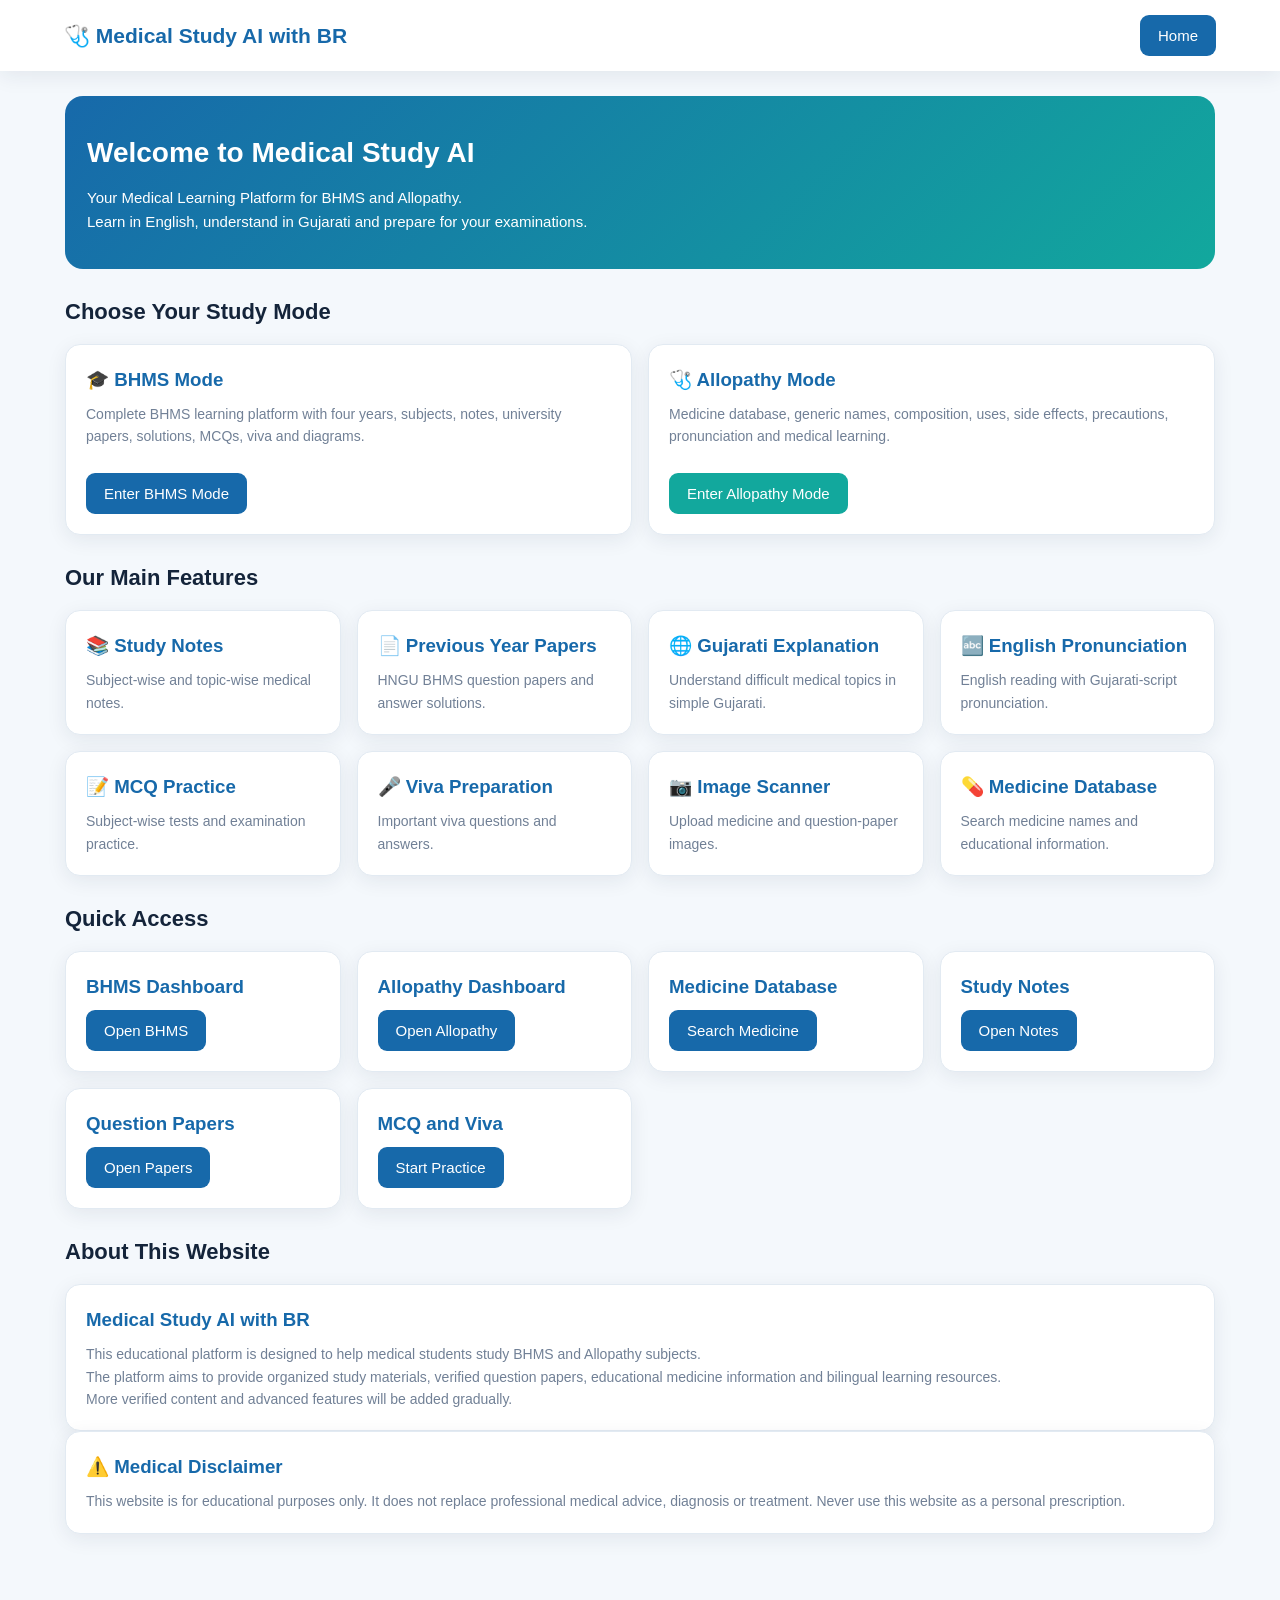
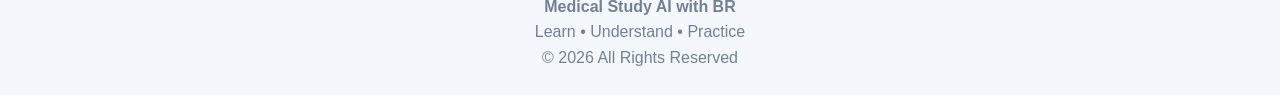
<file: index.html>
<!DOCTYPE html>
<html lang="en">
<head>
  <meta charset="UTF-8">
  <meta name="viewport" content="width=device-width, initial-scale=1.0">

  <meta name="description" content="Medical Study AI with BR - BHMS and Allopathy learning platform">

  <meta name="theme-color" content="#1769aa">

  <title>Medical Study AI with BR</title>

  <link rel="stylesheet" href="style.css">
</head>

<body>

<header>
  <div class="logo">🩺 Medical Study AI with BR</div>
  <button onclick="goHome()">Home</button>
</header>

<main class="container">

  <section class="hero">
    <h1>Welcome to Medical Study AI</h1>

    <p>
      Your Medical Learning Platform for BHMS and Allopathy.
    </p>

    <p>
      Learn in English, understand in Gujarati
      and prepare for your examinations.
    </p>
  </section>

  <h2 class="section-title">Choose Your Study Mode</h2>

  <div class="grid">

    <div class="card">
      <h3>🎓 BHMS Mode</h3>

      <p>
        Complete BHMS learning platform with four years,
        subjects, notes, university papers, solutions,
        MCQs, viva and diagrams.
      </p>

      <br>

      <button onclick="openMode('BHMS')">
        Enter BHMS Mode
      </button>
    </div>

    <div class="card">
      <h3>🩺 Allopathy Mode</h3>

      <p>
        Medicine database, generic names, composition,
        uses, side effects, precautions, pronunciation
        and medical learning.
      </p>

      <br>

      <button class="btn-secondary" onclick="openMode('Allopathy')">
        Enter Allopathy Mode
      </button>
    </div>

  </div>

  <h2 class="section-title">Our Main Features</h2>

  <div class="grid">

    <div class="card">
      <h3>📚 Study Notes</h3>
      <p>Subject-wise and topic-wise medical notes.</p>
    </div>

    <div class="card">
      <h3>📄 Previous Year Papers</h3>
      <p>HNGU BHMS question papers and answer solutions.</p>
    </div>

    <div class="card">
      <h3>🌐 Gujarati Explanation</h3>
      <p>Understand difficult medical topics in simple Gujarati.</p>
    </div>

    <div class="card">
      <h3>🔤 English Pronunciation</h3>
      <p>English reading with Gujarati-script pronunciation.</p>
    </div>

    <div class="card">
      <h3>📝 MCQ Practice</h3>
      <p>Subject-wise tests and examination practice.</p>
    </div>

    <div class="card">
      <h3>🎤 Viva Preparation</h3>
      <p>Important viva questions and answers.</p>
    </div>

    <div class="card">
      <h3>📷 Image Scanner</h3>
      <p>Upload medicine and question-paper images.</p>
    </div>

    <div class="card">
      <h3>💊 Medicine Database</h3>
      <p>Search medicine names and educational information.</p>
    </div>

  </div>

  <h2 class="section-title">Quick Access</h2>

  <div class="grid">

    <div class="card">
      <h3>BHMS Dashboard</h3>
      <button onclick="goToPage('bhms.html')">
        Open BHMS
      </button>
    </div>

    <div class="card">
      <h3>Allopathy Dashboard</h3>
      <button onclick="goToPage('allopathy.html')">
        Open Allopathy
      </button>
    </div>

    <div class="card">
      <h3>Medicine Database</h3>
      <button onclick="goToPage('medicine.html')">
        Search Medicine
      </button>
    </div>

    <div class="card">
      <h3>Study Notes</h3>
      <button onclick="goToPage('notes.html')">
        Open Notes
      </button>
    </div>

    <div class="card">
      <h3>Question Papers</h3>
      <button onclick="goToPage('papers.html')">
        Open Papers
      </button>
    </div>

    <div class="card">
      <h3>MCQ and Viva</h3>
      <button onclick="goToPage('quiz.html')">
        Start Practice
      </button>
    </div>

  </div>

  <h2 class="section-title">About This Website</h2>

  <div class="card">
    <h3>Medical Study AI with BR</h3>

    <p>
      This educational platform is designed to help medical
      students study BHMS and Allopathy subjects.
    </p>

    <p>
      The platform aims to provide organized study materials,
      verified question papers, educational medicine information
      and bilingual learning resources.
    </p>

    <p>
      More verified content and advanced features will be
      added gradually.
    </p>
  </div>

  <div class="card">
    <h3>⚠️ Medical Disclaimer</h3>

    <p>
      This website is for educational purposes only.
      It does not replace professional medical advice,
      diagnosis or treatment. Never use this website
      as a personal prescription.
    </p>
  </div>

</main>

<footer>
  <b>Medical Study AI with BR</b>
  <p>Learn • Understand • Practice</p>
  <p>© 2026 All Rights Reserved</p>
</footer>

<script src="data.js"></script>
<script src="app.js"></script>

<script>
function openMode(mode) {
  if (mode === "BHMS") {
    window.location.href = "bhms.html";
  } else {
    window.location.href = "allopathy.html";
  }
}
</script>

</body>
</html>
</file>
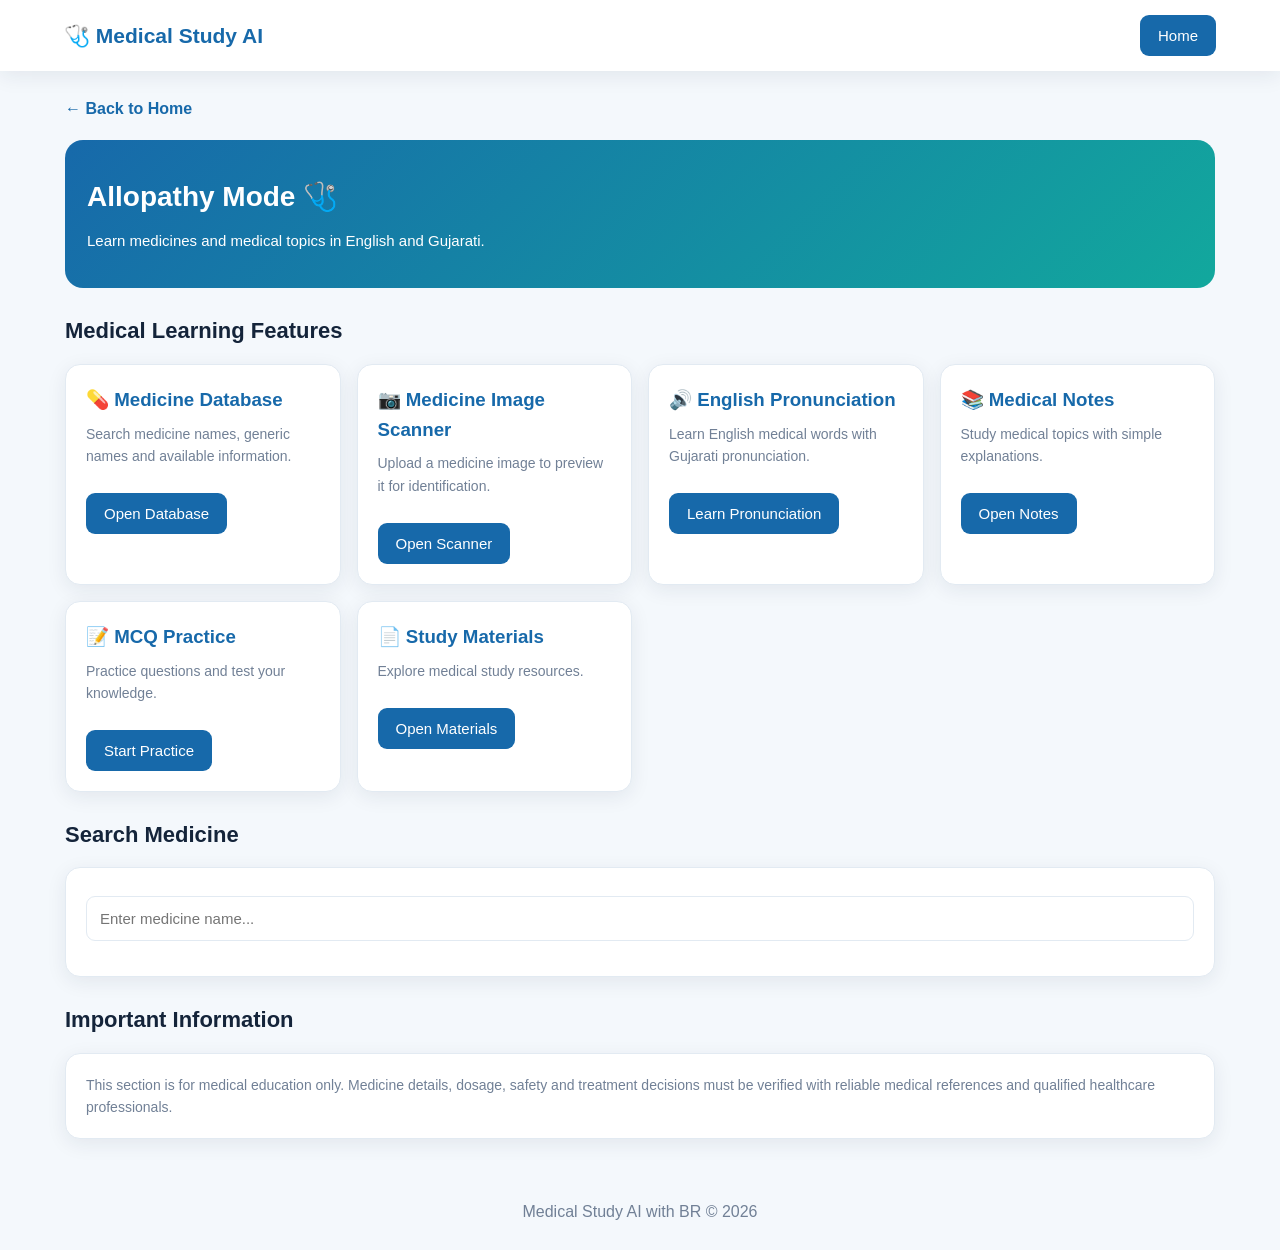
<file: allopathy.html>
<!DOCTYPE html>
<html lang="en">
<head>
  <meta charset="UTF-8">
  <meta name="viewport" content="width=device-width, initial-scale=1.0">
  <meta name="description" content="Allopathy medical learning and medicine information">
  <title>Allopathy Mode | Medical Study AI with BR</title>
  <link rel="stylesheet" href="style.css">
</head>
<body>

<header>
  <div class="logo">🩺 Medical Study AI</div>
  <button onclick="goHome()">Home</button>
</header>

<main class="container">

  <a href="index.html" class="back-link">← Back to Home</a>

  <section class="hero">
    <h1>Allopathy Mode 🩺</h1>
    <p>Learn medicines and medical topics in English and Gujarati.</p>
  </section>

  <h2 class="section-title">Medical Learning Features</h2>

  <div class="grid">
    <div class="card">
      <h3>💊 Medicine Database</h3>
      <p>Search medicine names, generic names and available information.</p>
      <br>
      <button onclick="goToPage('medicine.html')">Open Database</button>
    </div>

    <div class="card">
      <h3>📷 Medicine Image Scanner</h3>
      <p>Upload a medicine image to preview it for identification.</p>
      <br>
      <button onclick="goToPage('medicine.html')">Open Scanner</button>
    </div>

    <div class="card">
      <h3>🔊 English Pronunciation</h3>
      <p>Learn English medical words with Gujarati pronunciation.</p>
      <br>
      <button onclick="goToPage('medicine.html')">Learn Pronunciation</button>
    </div>

    <div class="card">
      <h3>📚 Medical Notes</h3>
      <p>Study medical topics with simple explanations.</p>
      <br>
      <button onclick="goToPage('notes.html')">Open Notes</button>
    </div>

    <div class="card">
      <h3>📝 MCQ Practice</h3>
      <p>Practice questions and test your knowledge.</p>
      <br>
      <button onclick="goToPage('quiz.html')">Start Practice</button>
    </div>

    <div class="card">
      <h3>📄 Study Materials</h3>
      <p>Explore medical study resources.</p>
      <br>
      <button onclick="goToPage('notes.html')">Open Materials</button>
    </div>
  </div>

  <h2 class="section-title">Search Medicine</h2>

  <div class="card">
    <input
      type="search"
      id="medicineSearch"
      placeholder="Enter medicine name..."
      oninput="searchMedicines('medicineSearch','medicineResults')"
    >
    <div id="medicineResults"></div>
    <div id="medicineDetails"></div>
  </div>

  <h2 class="section-title">Important Information</h2>

  <div class="card">
    <p>
      This section is for medical education only. Medicine details,
      dosage, safety and treatment decisions must be verified with
      reliable medical references and qualified healthcare professionals.
    </p>
  </div>

</main>

<footer>
  Medical Study AI with BR © 2026
</footer>

<script src="data.js"></script>
<script src="app.js"></script>

</body>
</html>
</file>
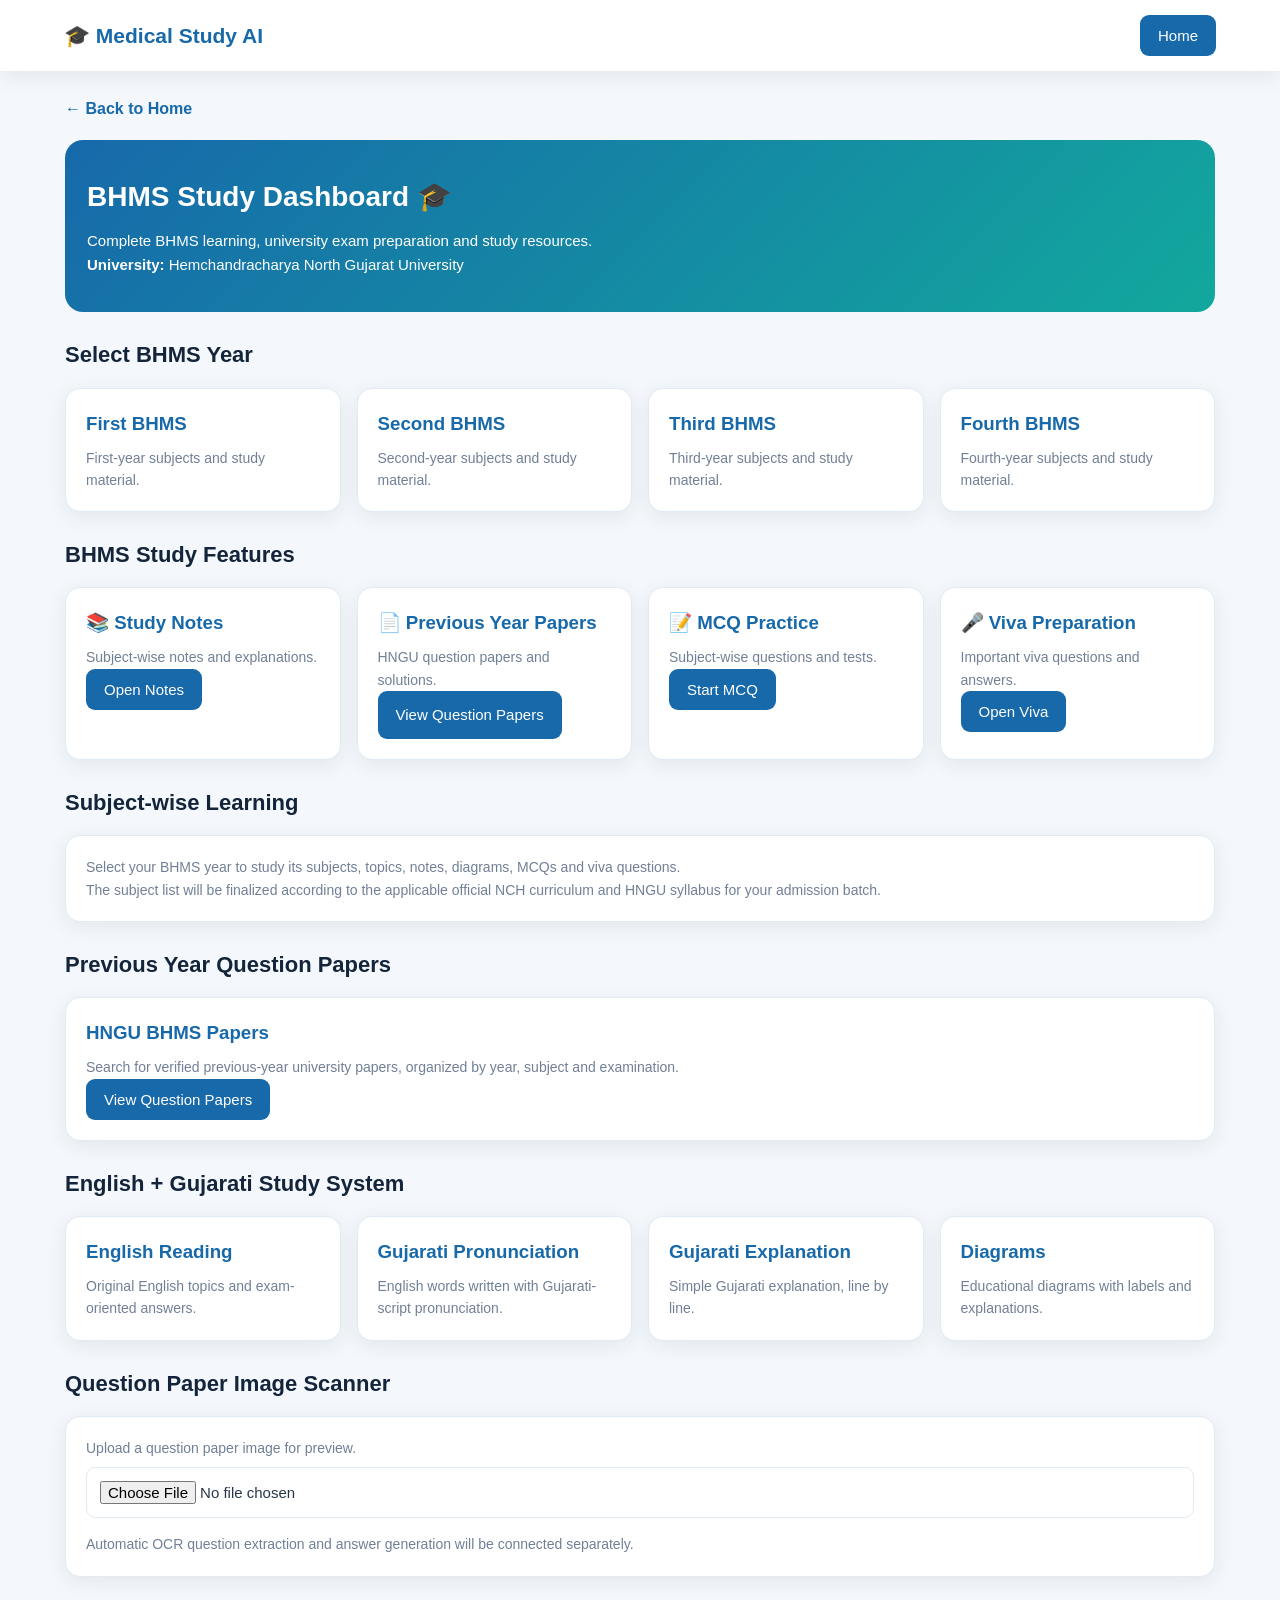
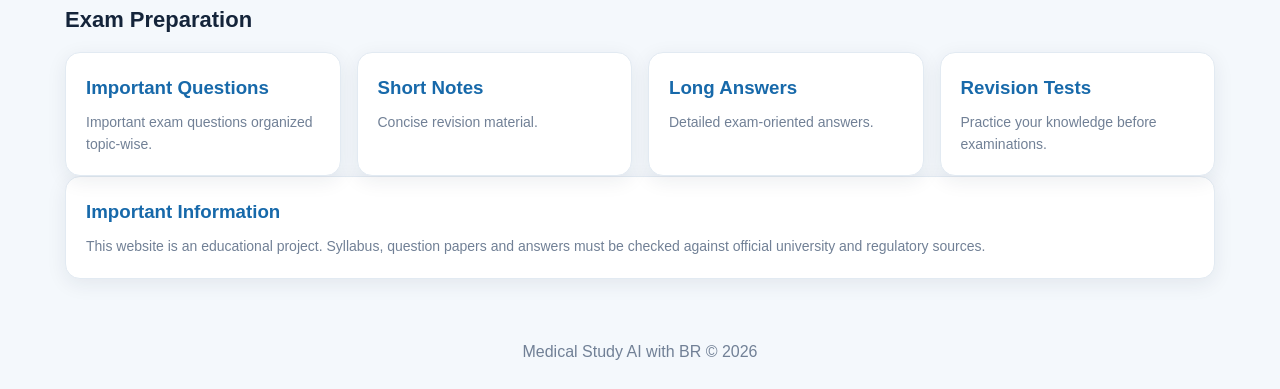
<file: bhms.html>
<!DOCTYPE html>
<html lang="en">
<head>
  <meta charset="UTF-8">
  <meta name="viewport" content="width=device-width, initial-scale=1.0">
  <meta name="description" content="BHMS study dashboard with subjects, papers, notes and MCQ practice">
  <title>BHMS Dashboard | Medical Study AI with BR</title>
  <link rel="stylesheet" href="style.css">
</head>

<body>

<header>
  <div class="logo">🎓 Medical Study AI</div>
  <button onclick="goHome()">Home</button>
</header>

<main class="container">

  <a href="index.html" class="back-link">← Back to Home</a>

  <section class="hero">
    <h1>BHMS Study Dashboard 🎓</h1>
    <p>Complete BHMS learning, university exam preparation and study resources.</p>
    <p><b>University:</b> Hemchandracharya North Gujarat University</p>
  </section>

  <h2 class="section-title">Select BHMS Year</h2>

  <div class="grid" id="bhmsYears">

    <div class="card">
      <h3>First BHMS</h3>
      <p>First-year subjects and study material.</p>
    </div>

    <div class="card">
      <h3>Second BHMS</h3>
      <p>Second-year subjects and study material.</p>
    </div>

    <div class="card">
      <h3>Third BHMS</h3>
      <p>Third-year subjects and study material.</p>
    </div>

    <div class="card">
      <h3>Fourth BHMS</h3>
      <p>Fourth-year subjects and study material.</p>
    </div>

  </div>

  <h2 class="section-title">BHMS Study Features</h2>

  <div class="grid" id="bhmsFeatures">

    <div class="card">
      <h3>📚 Study Notes</h3>
      <p>Subject-wise notes and explanations.</p>
      <button onclick="goToPage('notes.html')">Open Notes</button>
    </div>

    <div class="card">
      <h3>📄 Previous Year Papers</h3>
      <p>HNGU question papers and solutions.</p>
      
<a href="papers.html" class="btn">
  View Question Papers
</a>
      
    </div>

    <div class="card">
      <h3>📝 MCQ Practice</h3>
      <p>Subject-wise questions and tests.</p>
      <button onclick="goToPage('quiz.html')">Start MCQ</button>
    </div>

    <div class="card">
      <h3>🎤 Viva Preparation</h3>
      <p>Important viva questions and answers.</p>
      <button onclick="goToPage('quiz.html')">Open Viva</button>
    </div>

  </div>

  <h2 class="section-title">Subject-wise Learning</h2>

  <div class="card">
    <p>
      Select your BHMS year to study its subjects, topics,
      notes, diagrams, MCQs and viva questions.
    </p>

    <p>
      The subject list will be finalized according to the
      applicable official NCH curriculum and HNGU syllabus
      for your admission batch.
    </p>
  </div>

  <h2 class="section-title">Previous Year Question Papers</h2>

  <div class="card">
    <h3>HNGU BHMS Papers</h3>
    <p>
      Search for verified previous-year university papers,
      organized by year, subject and examination.
    </p>
    <button onclick="goToPage('papers.html')">View Question Papers</button>
  </div>

  <h2 class="section-title">English + Gujarati Study System</h2>

  <div class="grid">

    <div class="card">
      <h3>English Reading</h3>
      <p>Original English topics and exam-oriented answers.</p>
    </div>

    <div class="card">
      <h3>Gujarati Pronunciation</h3>
      <p>English words written with Gujarati-script pronunciation.</p>
    </div>

    <div class="card">
      <h3>Gujarati Explanation</h3>
      <p>Simple Gujarati explanation, line by line.</p>
    </div>

    <div class="card">
      <h3>Diagrams</h3>
      <p>Educational diagrams with labels and explanations.</p>
    </div>

  </div>

  <h2 class="section-title">Question Paper Image Scanner</h2>

  <div class="card">
    <p>Upload a question paper image for preview.</p>

    <input
      type="file"
      id="bhmsPaperImage"
      accept="image/*"
      capture="environment"
      onchange="previewImage('bhmsPaperImage','bhmsPaperPreview')"
    >

    <div id="bhmsPaperPreview"></div>

    <p>
      Automatic OCR question extraction and answer generation
      will be connected separately.
    </p>
  </div>

  <h2 class="section-title">Exam Preparation</h2>

  <div class="grid">

    <div class="card">
      <h3>Important Questions</h3>
      <p>Important exam questions organized topic-wise.</p>
    </div>

    <div class="card">
      <h3>Short Notes</h3>
      <p>Concise revision material.</p>
    </div>

    <div class="card">
      <h3>Long Answers</h3>
      <p>Detailed exam-oriented answers.</p>
    </div>

    <div class="card">
      <h3>Revision Tests</h3>
      <p>Practice your knowledge before examinations.</p>
    </div>

  </div>

  <div class="card">
    <h3>Important Information</h3>
    <p>
      This website is an educational project. Syllabus,
      question papers and answers must be checked against
      official university and regulatory sources.
    </p>
  </div>

</main>

<footer>
  Medical Study AI with BR © 2026
</footer>

<script src="data.js"></script>
<script src="app.js"></script>

</body>
</html>
</file>
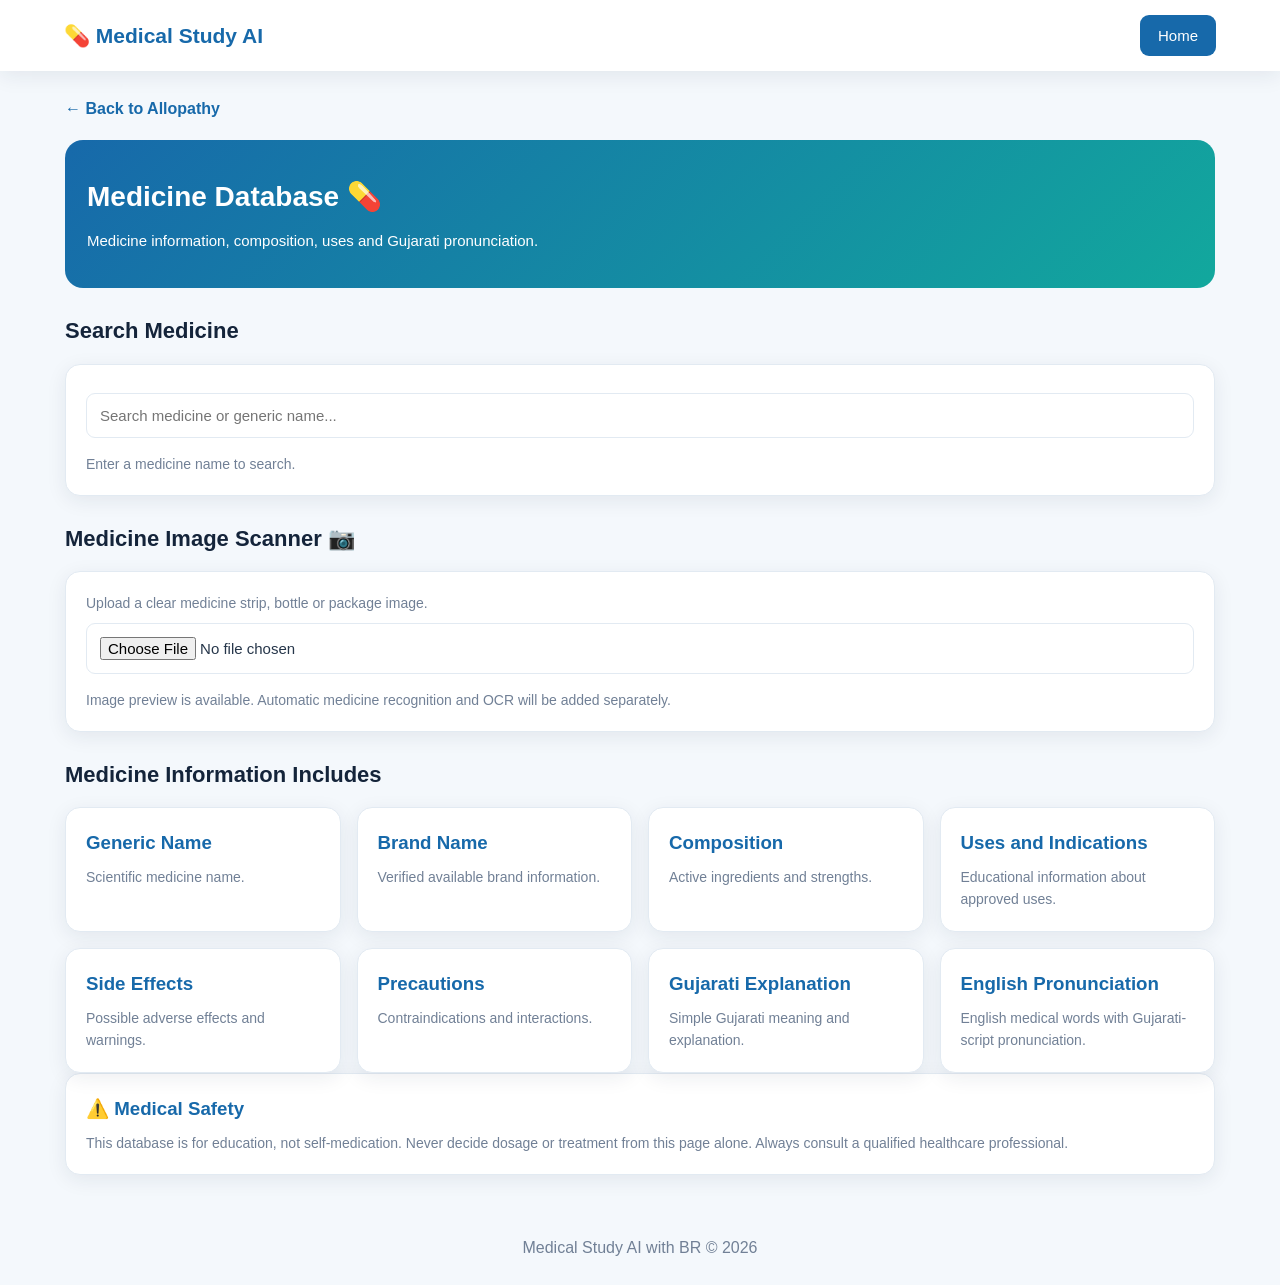
<file: medicine.html>
<!DOCTYPE html>
<html lang="en">
<head>
  <meta charset="UTF-8">
  <meta name="viewport" content="width=device-width, initial-scale=1.0">
  <title>Medicine Database | Medical Study AI with BR</title>
  <link rel="stylesheet" href="style.css">
</head>
<body>

<header>
  <div class="logo">💊 Medical Study AI</div>
  <button onclick="goHome()">Home</button>
</header>

<main class="container">

  <a href="allopathy.html" class="back-link">← Back to Allopathy</a>

  <section class="hero">
    <h1>Medicine Database 💊</h1>
    <p>Medicine information, composition, uses and Gujarati pronunciation.</p>
  </section>

  <h2 class="section-title">Search Medicine</h2>

  <div class="card">
    <input
      type="search"
      id="medicineSearch"
      placeholder="Search medicine or generic name..."
      oninput="searchMedicines('medicineSearch','medicineResults')"
    >

    <div id="medicineResults">
      <p>Enter a medicine name to search.</p>
    </div>

    <div id="medicineDetails"></div>
  </div>

  <h2 class="section-title">Medicine Image Scanner 📷</h2>

  <div class="card">
    <p>Upload a clear medicine strip, bottle or package image.</p>

    <input
      type="file"
      id="medicineImage"
      accept="image/*"
      capture="environment"
      onchange="previewImage('medicineImage','medicinePreview')"
    >

    <div id="medicinePreview"></div>

    <p>
      Image preview is available. Automatic medicine recognition
      and OCR will be added separately.
    </p>
  </div>

  <h2 class="section-title">Medicine Information Includes</h2>

  <div class="grid">

    <div class="card">
      <h3>Generic Name</h3>
      <p>Scientific medicine name.</p>
    </div>

    <div class="card">
      <h3>Brand Name</h3>
      <p>Verified available brand information.</p>
    </div>

    <div class="card">
      <h3>Composition</h3>
      <p>Active ingredients and strengths.</p>
    </div>

    <div class="card">
      <h3>Uses and Indications</h3>
      <p>Educational information about approved uses.</p>
    </div>

    <div class="card">
      <h3>Side Effects</h3>
      <p>Possible adverse effects and warnings.</p>
    </div>

    <div class="card">
      <h3>Precautions</h3>
      <p>Contraindications and interactions.</p>
    </div>

    <div class="card">
      <h3>Gujarati Explanation</h3>
      <p>Simple Gujarati meaning and explanation.</p>
    </div>

    <div class="card">
      <h3>English Pronunciation</h3>
      <p>English medical words with Gujarati-script pronunciation.</p>
    </div>

  </div>

  <div class="card">
    <h3>⚠️ Medical Safety</h3>
    <p>
      This database is for education, not self-medication.
      Never decide dosage or treatment from this page alone.
      Always consult a qualified healthcare professional.
    </p>
  </div>

</main>

<footer>
  Medical Study AI with BR © 2026
</footer>

<script src="data.js"></script>
<script src="app.js"></script>

</body>
</html>
</file>
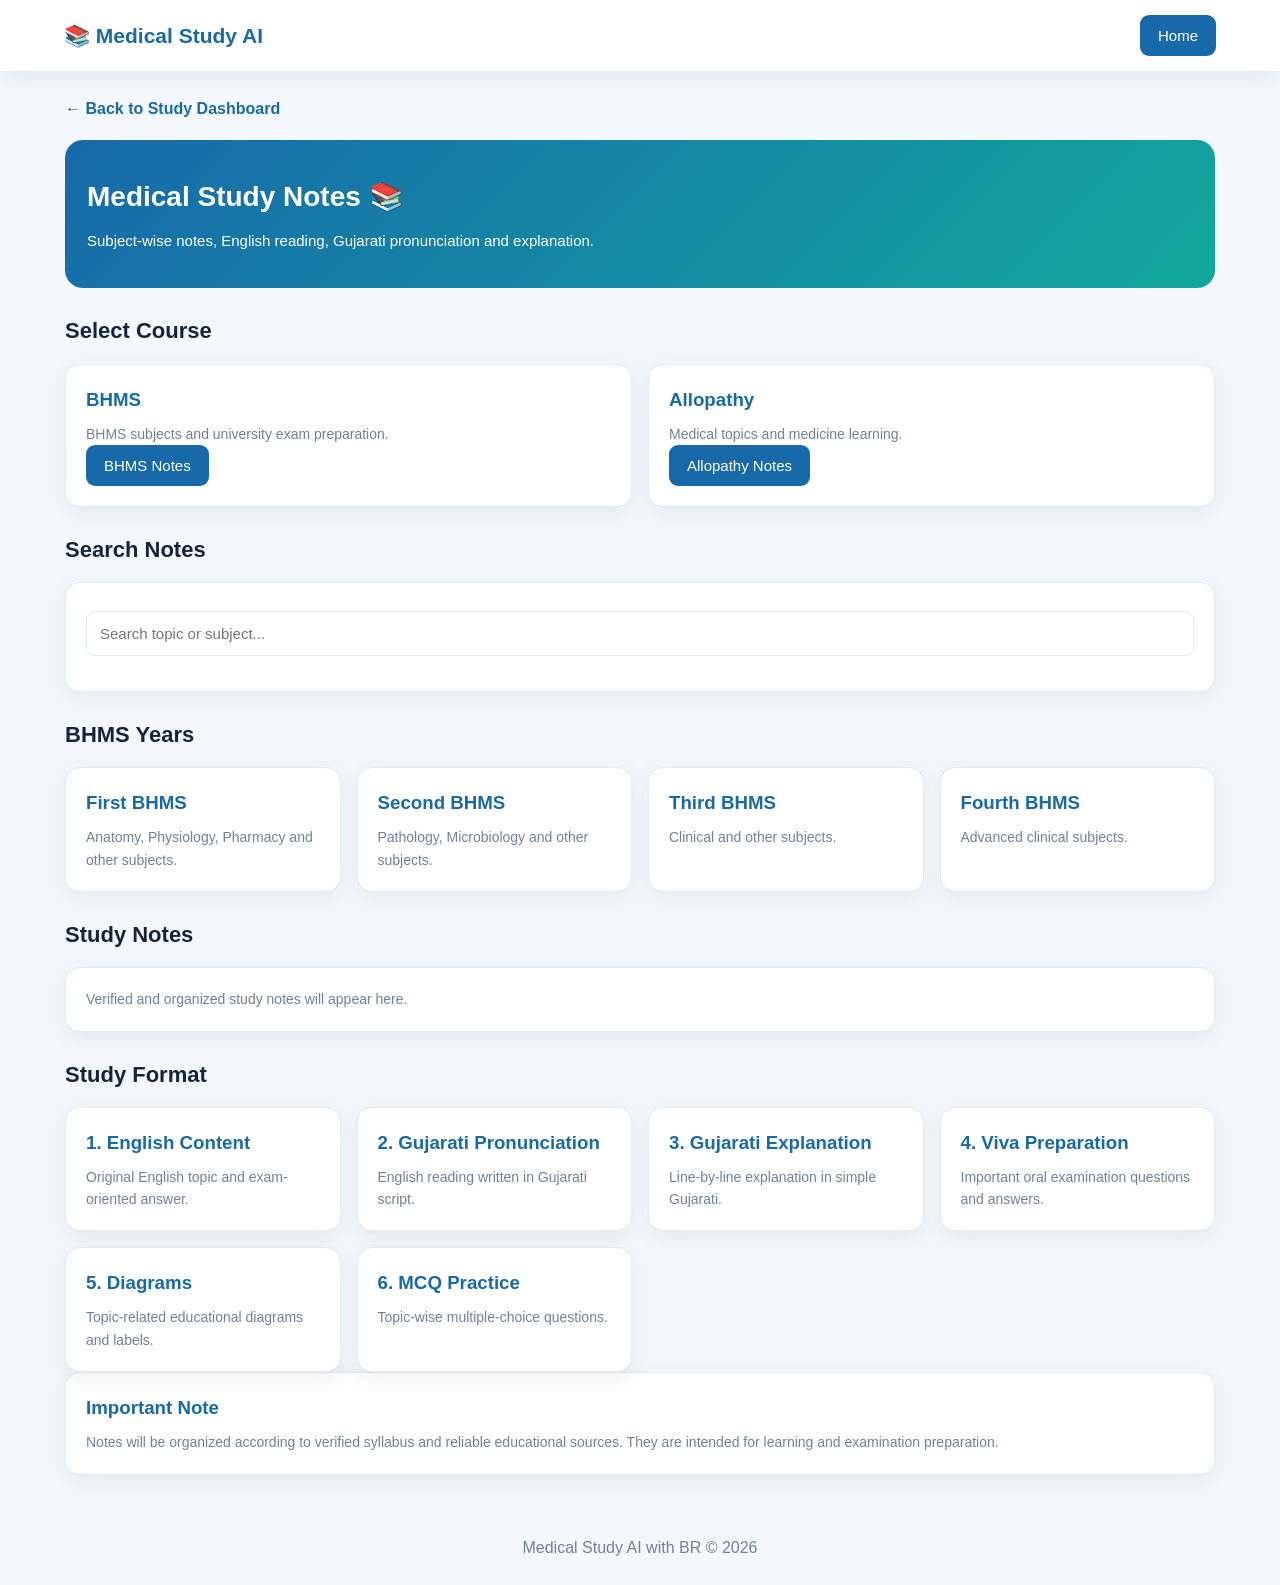
<file: notes.html>
<!DOCTYPE html>
<html lang="en">
<head>
  <meta charset="UTF-8">
  <meta name="viewport" content="width=device-width, initial-scale=1.0">
  <title>Study Notes | Medical Study AI with BR</title>
  <link rel="stylesheet" href="style.css">
</head>
<body>

<header>
  <div class="logo">📚 Medical Study AI</div>
  <button onclick="goHome()">Home</button>
</header>

<main class="container">

  <a href="bhms.html" class="back-link">← Back to Study Dashboard</a>

  <section class="hero">
    <h1>Medical Study Notes 📚</h1>
    <p>Subject-wise notes, English reading, Gujarati pronunciation and explanation.</p>
  </section>

  <h2 class="section-title">Select Course</h2>

  <div class="grid">
    <div class="card">
      <h3>BHMS</h3>
      <p>BHMS subjects and university exam preparation.</p>
      <button onclick="showCourse('BHMS')">BHMS Notes</button>
    </div>

    <div class="card">
      <h3>Allopathy</h3>
      <p>Medical topics and medicine learning.</p>
      <button onclick="showCourse('Allopathy')">Allopathy Notes</button>
    </div>
  </div>

  <h2 class="section-title">Search Notes</h2>

  <div class="card">
    <input
      type="search"
      id="notesSearch"
      placeholder="Search topic or subject..."
      oninput="searchItems('notesSearch','notesList')"
    >
  </div>

  <h2 class="section-title">BHMS Years</h2>

  <div class="grid">
    <div class="card"><h3>First BHMS</h3><p>Anatomy, Physiology, Pharmacy and other subjects.</p></div>
    <div class="card"><h3>Second BHMS</h3><p>Pathology, Microbiology and other subjects.</p></div>
    <div class="card"><h3>Third BHMS</h3><p>Clinical and other subjects.</p></div>
    <div class="card"><h3>Fourth BHMS</h3><p>Advanced clinical subjects.</p></div>
  </div>

  <h2 class="section-title">Study Notes</h2>

  <div id="notesList">
    <div class="card">
      <p>Verified and organized study notes will appear here.</p>
    </div>
  </div>

  <h2 class="section-title">Study Format</h2>

  <div class="grid">
    <div class="card">
      <h3>1. English Content</h3>
      <p>Original English topic and exam-oriented answer.</p>
    </div>

    <div class="card">
      <h3>2. Gujarati Pronunciation</h3>
      <p>English reading written in Gujarati script.</p>
    </div>

    <div class="card">
      <h3>3. Gujarati Explanation</h3>
      <p>Line-by-line explanation in simple Gujarati.</p>
    </div>

    <div class="card">
      <h3>4. Viva Preparation</h3>
      <p>Important oral examination questions and answers.</p>
    </div>

    <div class="card">
      <h3>5. Diagrams</h3>
      <p>Topic-related educational diagrams and labels.</p>
    </div>

    <div class="card">
      <h3>6. MCQ Practice</h3>
      <p>Topic-wise multiple-choice questions.</p>
    </div>
  </div>

  <div class="card">
    <h3>Important Note</h3>
    <p>
      Notes will be organized according to verified syllabus and
      reliable educational sources. They are intended for learning
      and examination preparation.
    </p>
  </div>

</main>

<footer>
  Medical Study AI with BR © 2026
</footer>

<script src="data.js"></script>
<script src="app.js"></script>

<script>
function showCourse(course) {
  const container = document.getElementById("notesList");
  if (!container) return;

  if (typeof NOTES_DATABASE === "undefined") return;

  const filtered = NOTES_DATABASE.filter(note =>
    note.course.toLowerCase() === course.toLowerCase()
  );

  if (filtered.length === 0) {
    container.innerHTML = `
      <div class="card">
        <p>${escapeHTML(course)} notes will be added here.</p>
      </div>
    `;
    return;
  }

  container.innerHTML = filtered.map(note => `
    <div class="card">
      <h3>${escapeHTML(note.topic)}</h3>
      <p>${escapeHTML(note.subject)}</p>
      <p>${escapeHTML(note.englishContent)}</p>
      <p>${escapeHTML(note.pronunciation)}</p>
      <p>${escapeHTML(note.gujaratiExplanation)}</p>
    </div>
  `).join("");
}
</script>

</body>
</html>
</file>
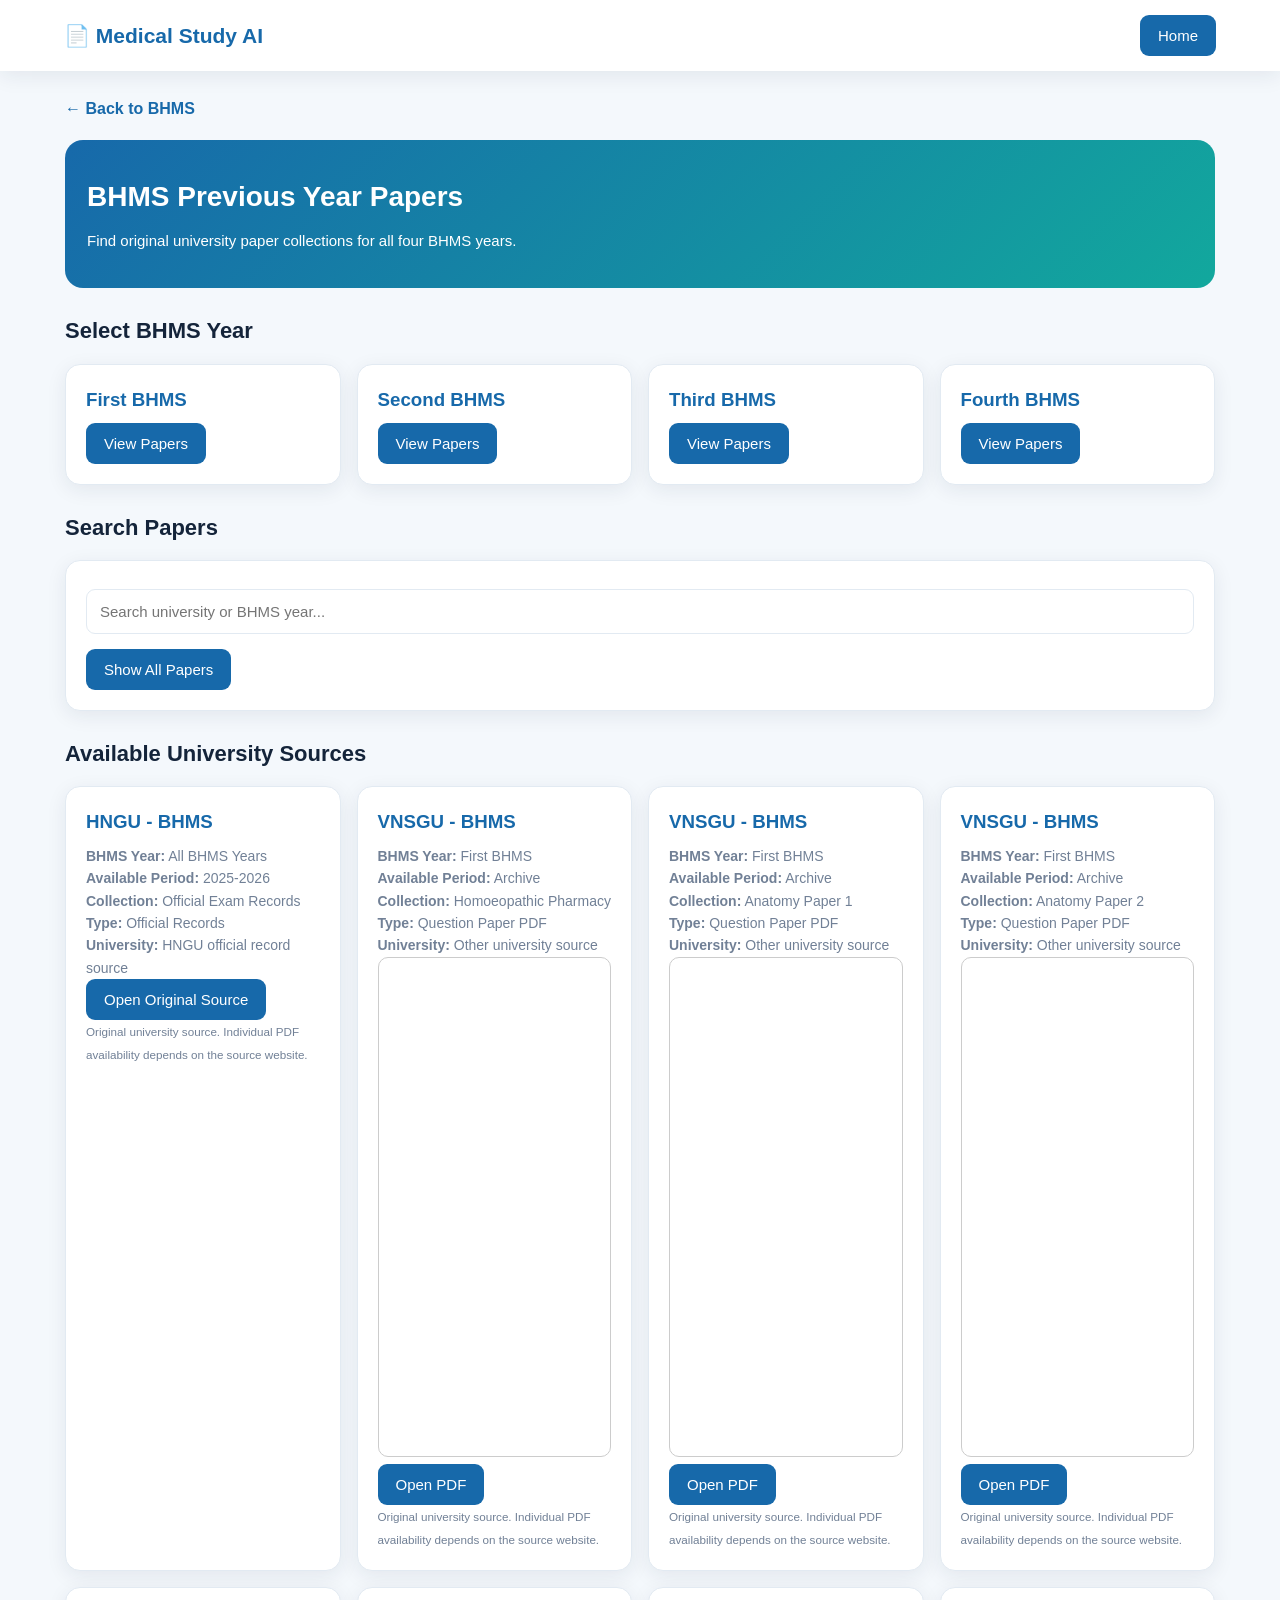
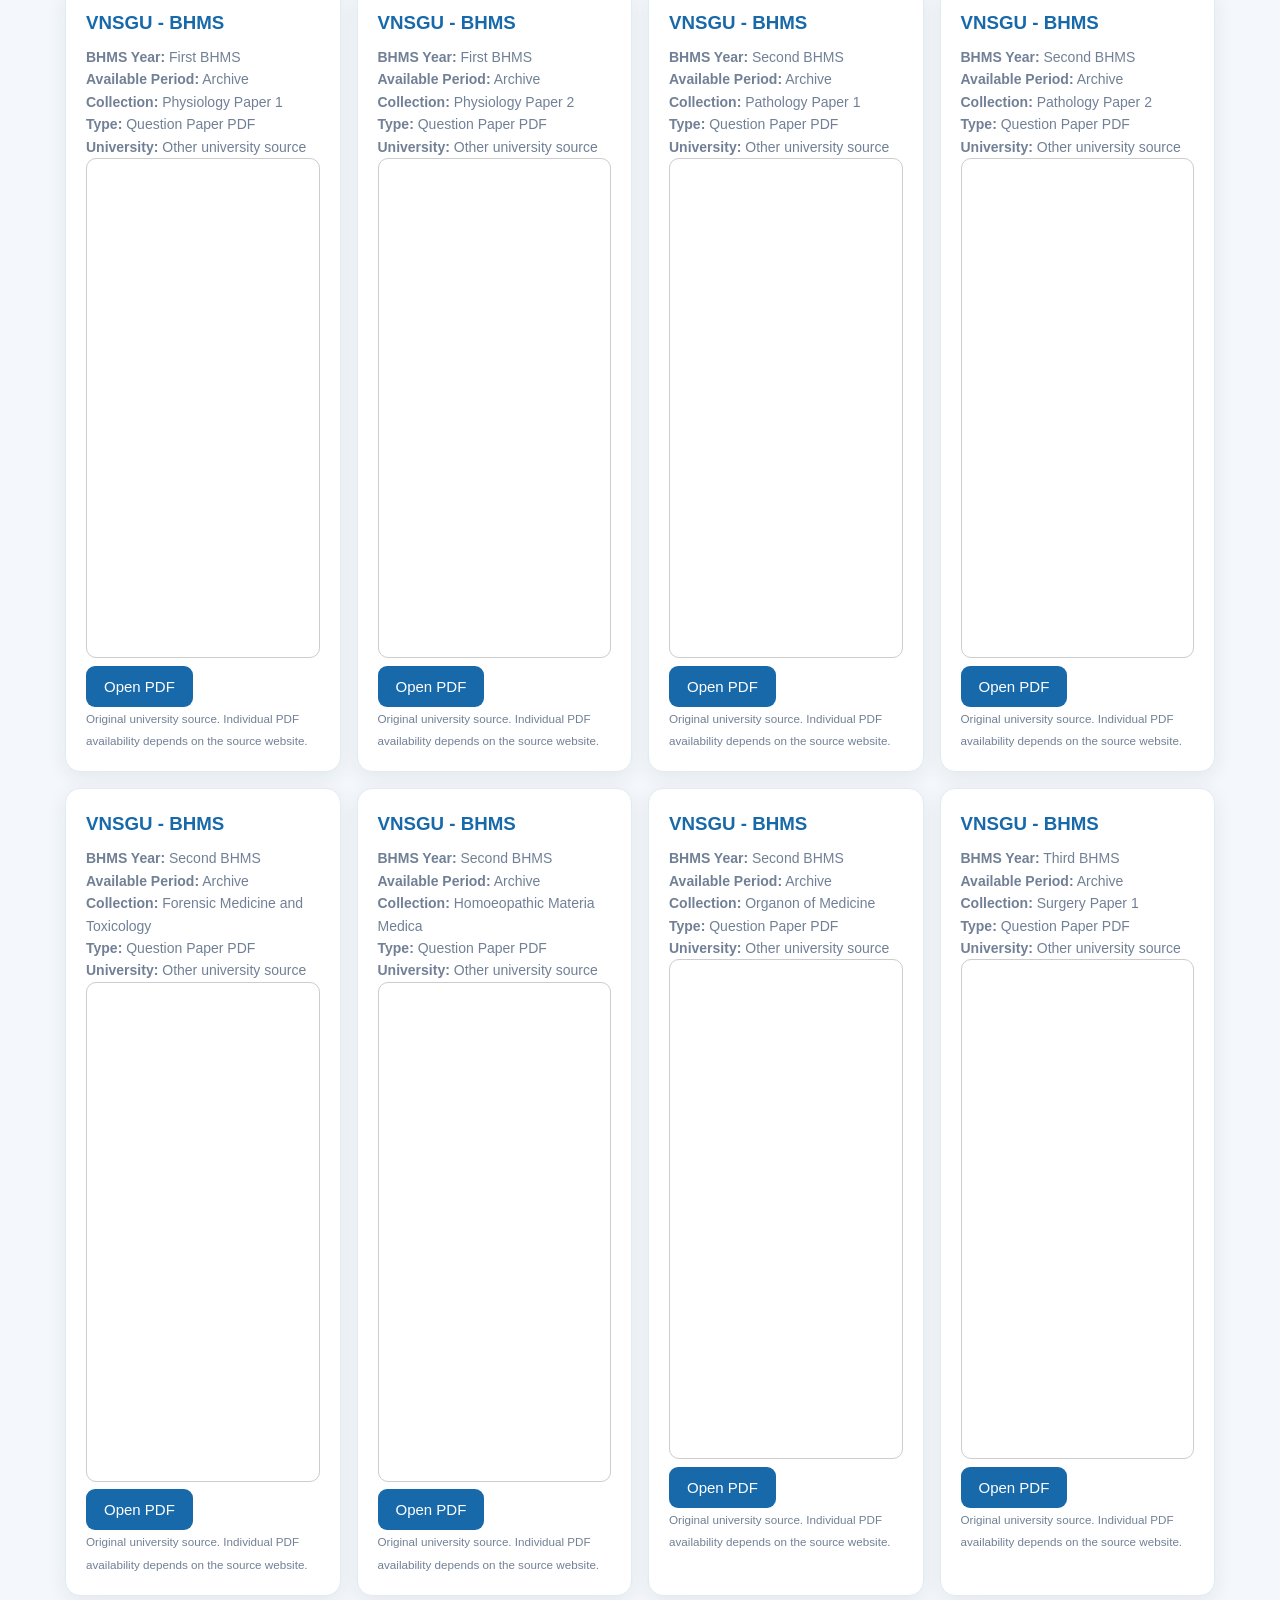
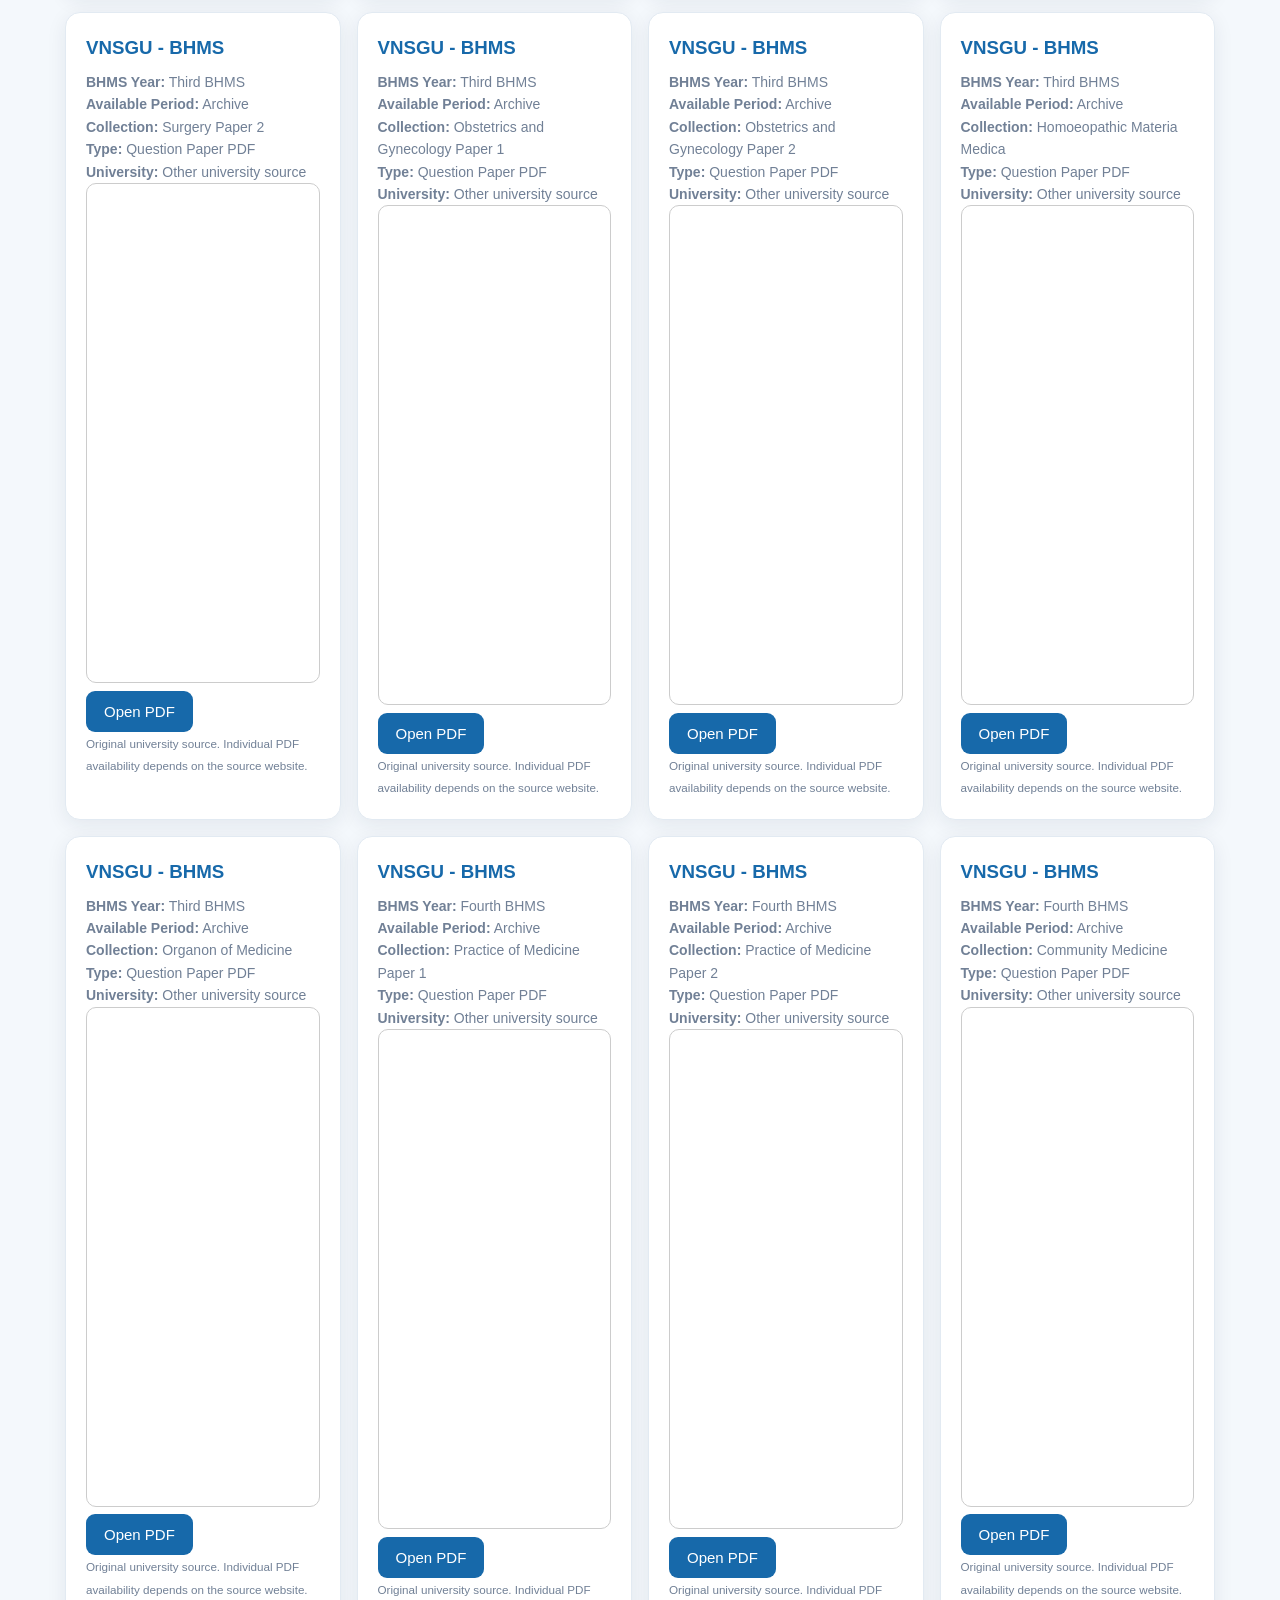
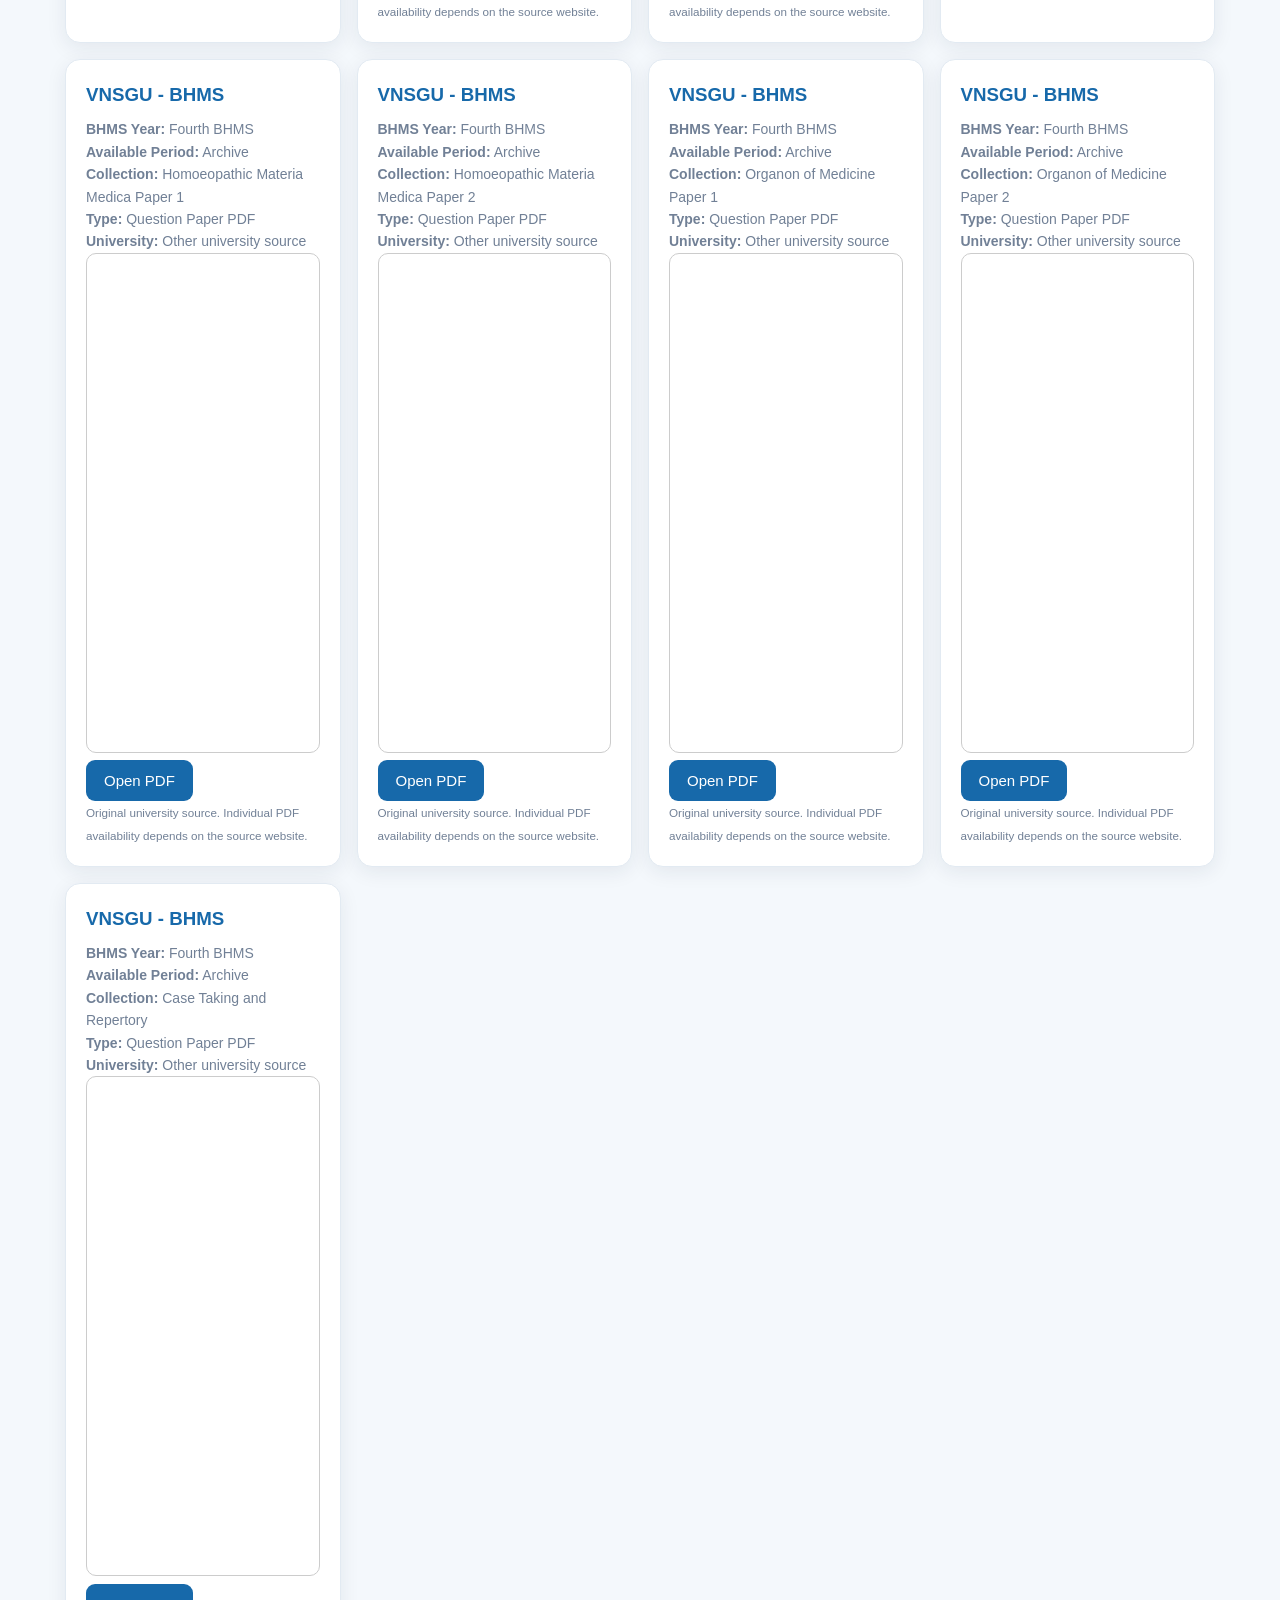
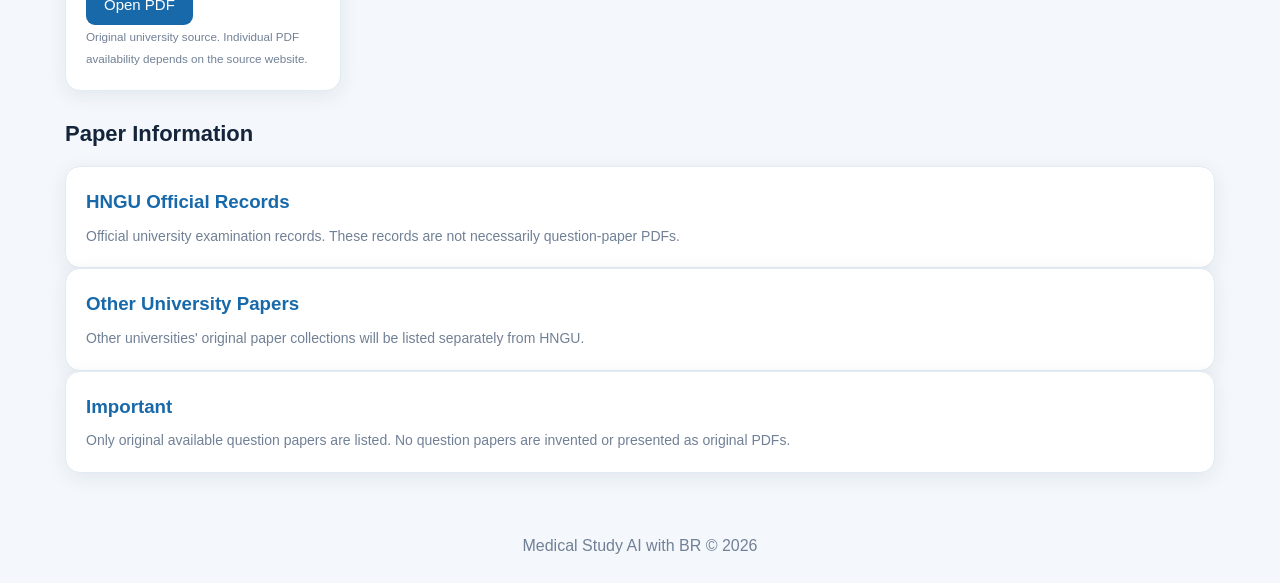
<file: papers.html>
<!DOCTYPE html>
<html lang="en">
<head>
  <meta charset="UTF-8">
  <meta name="viewport" content="width=device-width, initial-scale=1.0">
  <title>BHMS Previous Papers | Medical Study AI with BR</title>
  <link rel="stylesheet" href="style.css">
</head>
<body>

<header>
  <div class="logo">📄 Medical Study AI</div>
  <button onclick="goHome()">Home</button>
</header>

<main class="container">

  <a href="bhms.html" class="back-link">← Back to BHMS</a>

  <section class="hero">
    <h1>BHMS Previous Year Papers</h1>
    <p>Find original university paper collections for all four BHMS years.</p>
  </section>

  <h2 class="section-title">Select BHMS Year</h2>

  <div class="grid">
    <div class="card">
      <h3>First BHMS</h3>
      <button onclick="filterYear('First BHMS')">View Papers</button>
    </div>
    <div class="card">
      <h3>Second BHMS</h3>
      <button onclick="filterYear('Second BHMS')">View Papers</button>
    </div>
    <div class="card">
      <h3>Third BHMS</h3>
      <button onclick="filterYear('Third BHMS')">View Papers</button>
    </div>
    <div class="card">
      <h3>Fourth BHMS</h3>
      <button onclick="filterYear('Fourth BHMS')">View Papers</button>
    </div>
  </div>

  <h2 class="section-title">Search Papers</h2>

  <div class="card">
    <input type="search" id="paperSearch"
      placeholder="Search university or BHMS year..."
      oninput="renderPaperCollections()">
    <button onclick="showAllPapers()">Show All Papers</button>
  </div>

  <h2 class="section-title">Available University Sources</h2>

  <div id="papersList" class="grid"></div>

  <h2 class="section-title">Paper Information</h2>

  <div class="card">
    <h3>HNGU Official Records</h3>
    <p>Official university examination records. These records are not necessarily question-paper PDFs.</p>
  </div>

  <div class="card">
    <h3>Other University Papers</h3>
    <p>Other universities' original paper collections will be listed separately from HNGU.</p>
  </div>

  <div class="card">
    <h3>Important</h3>
    <p>Only original available question papers are listed. No question papers are invented or presented as original PDFs.</p>
  </div>

</main>

<footer>
  Medical Study AI with BR © 2026
</footer>

<script src="data.js?v=3"></script>
<script src="app.js"></script>

<script>
let selectedPaperYear = "";
function escapeHTML(value) {
  return String(value ?? "").replace(/[&<>"']/g, function(c) {
    return {
      "&": "&amp;",
      "<": "&lt;",
      ">": "&gt;",
      '"': "&quot;",
      "'": "&#39;"
    }[c];
  });
}
function renderPaperCollections() {
  const container = document.getElementById("papersList");
  const search = document.getElementById("paperSearch");

  if (!container) return;

  const query = search ? search.value.trim().toLowerCase() : "";

  const paperSource = (typeof PAPER_DATABASE !== "undefined" && PAPER_DATABASE.length > 0)
  ? PAPER_DATABASE
  : [
      {
        university: "HNGU",
        course: "BHMS",
        year: "2025-2026",
        bhmsYear: "All BHMS Years",
        subject: "Official Exam Records",
        examType: "Official Records",
        file: "https://ngu.ac.in/"
      },
      {
        university: "VNSGU",
        course: "BHMS",
        year: "2022-2026",
        bhmsYear: "All BHMS Years",
        subject: "Previous Year Paper Collection",
        examType: "Question Paper Collection",
        file: "https://www.cnkotharihomeocollege.org/Students%20Corner/Question-Papers/5465"
      }
    ];

const papers = paperSource.filter(paper => {
    const yearMatch =
      !selectedPaperYear ||
      paper.bhmsYear === selectedPaperYear ||
      paper.bhmsYear === "All BHMS Years";

    const text = [
      paper.university,
      paper.course,
      paper.year,
      paper.bhmsYear,
      paper.subject,
      paper.examType
    ].join(" ").toLowerCase();

    return yearMatch && text.includes(query);
  });

  if (papers.length === 0) {
    container.innerHTML =
      '<div class="card"><p>No matching paper source found.</p></div>';
    return;
  }

  container.innerHTML = papers.map(paper => {
    const isHNGU = paper.university === "HNGU";

    return `
      <div class="card">
        <h3>${escapeHTML(paper.university)} - BHMS</h3>
        <p><b>BHMS Year:</b> ${escapeHTML(paper.bhmsYear)}</p>
        <p><b>Available Period:</b> ${escapeHTML(paper.year)}</p>
        <p><b>Collection:</b> ${escapeHTML(paper.subject)}</p>
        <p><b>Type:</b> ${escapeHTML(paper.examType)}</p>
        <p><b>University:</b> ${isHNGU ? "HNGU official record source" : "Other university source"}</p>

        ${paper.file && /\.pdf(?:$|[?#])/i.test(paper.file)
  ? `
    <iframe
      src="${escapeHTML(paper.file)}#toolbar=1"
      width="100%"
      height="500"
      style="border:1px solid #ccc;border-radius:10px"
      title="Question Paper PDF">
    </iframe>
    <a href="${escapeHTML(paper.file)}"
       target="_blank"
       rel="noopener noreferrer">
       <button type="button">Open PDF</button>
    </a>
  `
  : `
    <a href="${escapeHTML(paper.file)}"
       target="_blank"
       rel="noopener noreferrer">
       <button type="button">Open Original Source</button>
    </a>
  `
        }

        <p><small>
          Original university source. Individual PDF availability depends on the source website.
        </small></p>
      </div>
    `;
  }).join("");
}

function filterYear(year) {
  selectedPaperYear = year;
  renderPaperCollections();
  document.getElementById("papersList").scrollIntoView({
    behavior: "smooth"
  });
}

function showAllPapers() {
  selectedPaperYear = "";
  const search = document.getElementById("paperSearch");
  if (search) search.value = "";
  renderPaperCollections();
}

document.addEventListener("DOMContentLoaded", function() {
  renderPaperCollections();
});
</script>

</body>
</html>
</file>
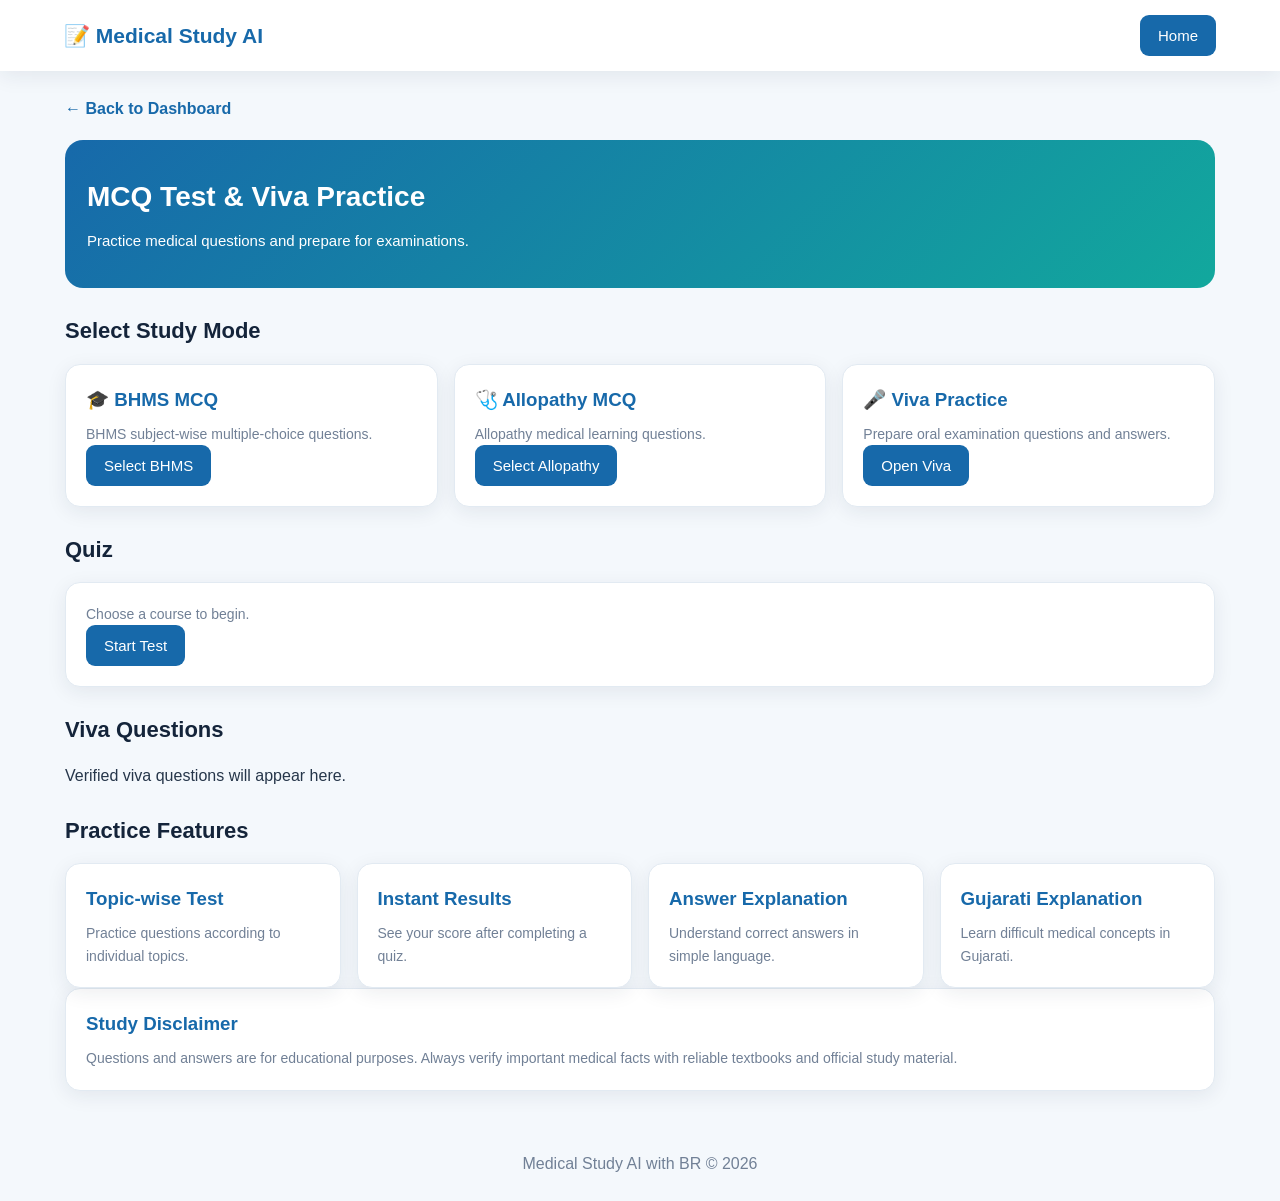
<file: quiz.html>
<!DOCTYPE html>
<html lang="en">
<head>
  <meta charset="UTF-8">
  <meta name="viewport" content="width=device-width, initial-scale=1.0">
  <title>MCQ and Viva | Medical Study AI with BR</title>
  <link rel="stylesheet" href="style.css">
</head>
<body>

<header>
  <div class="logo">📝 Medical Study AI</div>
  <button onclick="goHome()">Home</button>
</header>

<main class="container">

  <a href="bhms.html" class="back-link">← Back to Dashboard</a>

  <section class="hero">
    <h1>MCQ Test & Viva Practice</h1>
    <p>Practice medical questions and prepare for examinations.</p>
  </section>

  <h2 class="section-title">Select Study Mode</h2>

  <div class="grid">
    <div class="card">
      <h3>🎓 BHMS MCQ</h3>
      <p>BHMS subject-wise multiple-choice questions.</p>
      <button onclick="selectQuiz('BHMS')">Select BHMS</button>
    </div>

    <div class="card">
      <h3>🩺 Allopathy MCQ</h3>
      <p>Allopathy medical learning questions.</p>
      <button onclick="selectQuiz('Allopathy')">Select Allopathy</button>
    </div>

    <div class="card">
      <h3>🎤 Viva Practice</h3>
      <p>Prepare oral examination questions and answers.</p>
      <button onclick="showViva()">Open Viva</button>
    </div>
  </div>

  <h2 class="section-title">Quiz</h2>

  <div class="card">
    <p id="quizCourse">Choose a course to begin.</p>
    <button onclick="startQuiz()">Start Test</button>
    <div id="quizContainer"></div>
  </div>

  <h2 class="section-title">Viva Questions</h2>

  <div id="vivaList">
    <p>Verified viva questions will appear here.</p>
  </div>

  <h2 class="section-title">Practice Features</h2>

  <div class="grid">
    <div class="card">
      <h3>Topic-wise Test</h3>
      <p>Practice questions according to individual topics.</p>
    </div>

    <div class="card">
      <h3>Instant Results</h3>
      <p>See your score after completing a quiz.</p>
    </div>

    <div class="card">
      <h3>Answer Explanation</h3>
      <p>Understand correct answers in simple language.</p>
    </div>

    <div class="card">
      <h3>Gujarati Explanation</h3>
      <p>Learn difficult medical concepts in Gujarati.</p>
    </div>
  </div>

  <div class="card">
    <h3>Study Disclaimer</h3>
    <p>
      Questions and answers are for educational purposes.
      Always verify important medical facts with reliable textbooks
      and official study material.
    </p>
  </div>

</main>

<footer>
  Medical Study AI with BR © 2026
</footer>

<script src="data.js"></script>
<script src="app.js"></script>

<script>
let selectedCourse = "BHMS";

function selectQuiz(course) {
  selectedCourse = course;

  document.getElementById("quizCourse").textContent =
    course + " MCQ selected. Press Start Test.";
}

function startQuiz() {
  if (typeof MCQ_DATABASE === "undefined") return;

  const filtered = MCQ_DATABASE.filter(item =>
    item.course.toLowerCase() === selectedCourse.toLowerCase()
  );

  currentQuestion = 0;
  quizScore = 0;

  const container = document.getElementById("quizContainer");

  if (filtered.length === 0) {
    container.innerHTML = `
      <p>No ${escapeHTML(selectedCourse)} MCQs have been added yet.</p>
    `;
    return;
  }

  window.activeQuiz = filtered;
  showSelectedQuestion();
}

function showSelectedQuestion() {
  const container = document.getElementById("quizContainer");

  if (currentQuestion >= window.activeQuiz.length) {
    container.innerHTML = `
      <h3>Test Completed!</h3>
      <p>Score: ${quizScore}/${window.activeQuiz.length}</p>
      <button onclick="startQuiz()">Restart</button>
    `;
    return;
  }

  const q = window.activeQuiz[currentQuestion];

  container.innerHTML = `
    <h3>Question ${currentQuestion + 1}</h3>
    <p>${escapeHTML(q.question)}</p>
    ${q.options.map((option, index) => `
      <button
        style="display:block;width:100%;margin:8px 0;text-align:left"
        onclick="answerSelected(${index})">
        ${escapeHTML(option)}
      </button>
    `).join("")}
    <p id="selectedFeedback"></p>
  `;
}

function answerSelected(index) {
  const q = window.activeQuiz[currentQuestion];
  const selected = q.options[index];

  if (selected === q.answer) {
    quizScore++;
  }

  const feedback = document.getElementById("selectedFeedback");

  feedback.innerHTML = `
    <b>Correct Answer:</b> ${escapeHTML(q.answer)}
    <br>
    ${escapeHTML(q.explanation || "")}
  `;

  const next = document.createElement("button");
  next.textContent = "Next Question";
  next.onclick = () => {
    currentQuestion++;
    showSelectedQuestion();
  };

  feedback.after(next);

  document.querySelectorAll("#quizContainer button:not(:last-child)")
    .forEach(button => button.disabled = true);
}

function showViva() {
  renderViva("vivaList");
  document.getElementById("vivaList").scrollIntoView({
    behavior: "smooth"
  });
}
</script>

</body>
</html>
</file>
<file: style.css>
* {
  margin: 0;
  padding: 0;
  box-sizing: border-box;
}

:root {
  --primary: #1769aa;
  --secondary: #12a89d;
  --dark: #14243a;
  --light: #f4f8fc;
  --white: #ffffff;
  --text: #26364a;
  --muted: #718096;
  --border: #e2eaf2;
  --shadow: 0 5px 20px rgba(20, 36, 58, 0.08);
}

body {
  font-family: Arial, sans-serif;
  background: var(--light);
  color: var(--text);
  line-height: 1.6;
}

header {
  background: var(--white);
  padding: 15px 5%;
  display: flex;
  align-items: center;
  justify-content: space-between;
  gap: 12px;
  box-shadow: var(--shadow);
  position: sticky;
  top: 0;
  z-index: 100;
}

.logo {
  color: var(--primary);
  font-size: 21px;
  font-weight: bold;
}

.container {
  width: 92%;
  max-width: 1150px;
  margin: 25px auto;
}

.hero {
  background: linear-gradient(135deg, #1769aa, #12a89d);
  color: white;
  padding: 35px 22px;
  border-radius: 18px;
  margin-bottom: 25px;
}

.hero h1 {
  font-size: 28px;
  margin-bottom: 10px;
}

.hero p {
  font-size: 15px;
}

.section-title {
  font-size: 22px;
  margin: 25px 0 15px;
  color: var(--dark);
}

.grid {
  display: grid;
  grid-template-columns: repeat(auto-fit, minmax(220px, 1fr));
  gap: 16px;
}

.card {
  background: var(--white);
  border: 1px solid var(--border);
  padding: 20px;
  border-radius: 15px;
  box-shadow: var(--shadow);
}

.card h3 {
  color: var(--primary);
  margin-bottom: 8px;
}

.card p {
  color: var(--muted);
  font-size: 14px;
}

button,
.btn {
  border: none;
  background: var(--primary);
  color: white;
  padding: 12px 18px;
  border-radius: 9px;
  font-size: 15px;
  cursor: pointer;
  text-decoration: none;
  display: inline-block;
}

button:hover,
.btn:hover {
  opacity: 0.9;
}

.btn-secondary {
  background: var(--secondary);
}

input,
select,
textarea {
  width: 100%;
  padding: 13px;
  border: 1px solid var(--border);
  border-radius: 9px;
  margin: 8px 0 15px;
  font-size: 15px;
  background: white;
}

.search-box {
  max-width: 600px;
  margin: 18px 0;
}

.badge {
  display: inline-block;
  background: #e5f2ff;
  color: var(--primary);
  padding: 5px 10px;
  border-radius: 20px;
  font-size: 12px;
}

footer {
  text-align: center;
  padding: 25px;
  color: var(--muted);
  margin-top: 35px;
}

.hidden {
  display: none !important;
}

.back-link {
  display: inline-block;
  margin-bottom: 18px;
  color: var(--primary);
  text-decoration: none;
  font-weight: bold;
}

@media (max-width: 600px) {
  header {
    padding: 12px 4%;
  }

  .logo {
    font-size: 17px;
  }

  .container {
    width: 94%;
    margin: 18px auto;
  }

  .hero {
    padding: 25px 18px;
  }

  .hero h1 {
    font-size: 23px;
  }

  .grid {
    grid-template-columns: 1fr;
  }

  .card {
    padding: 17px;
  }
}
</file>
